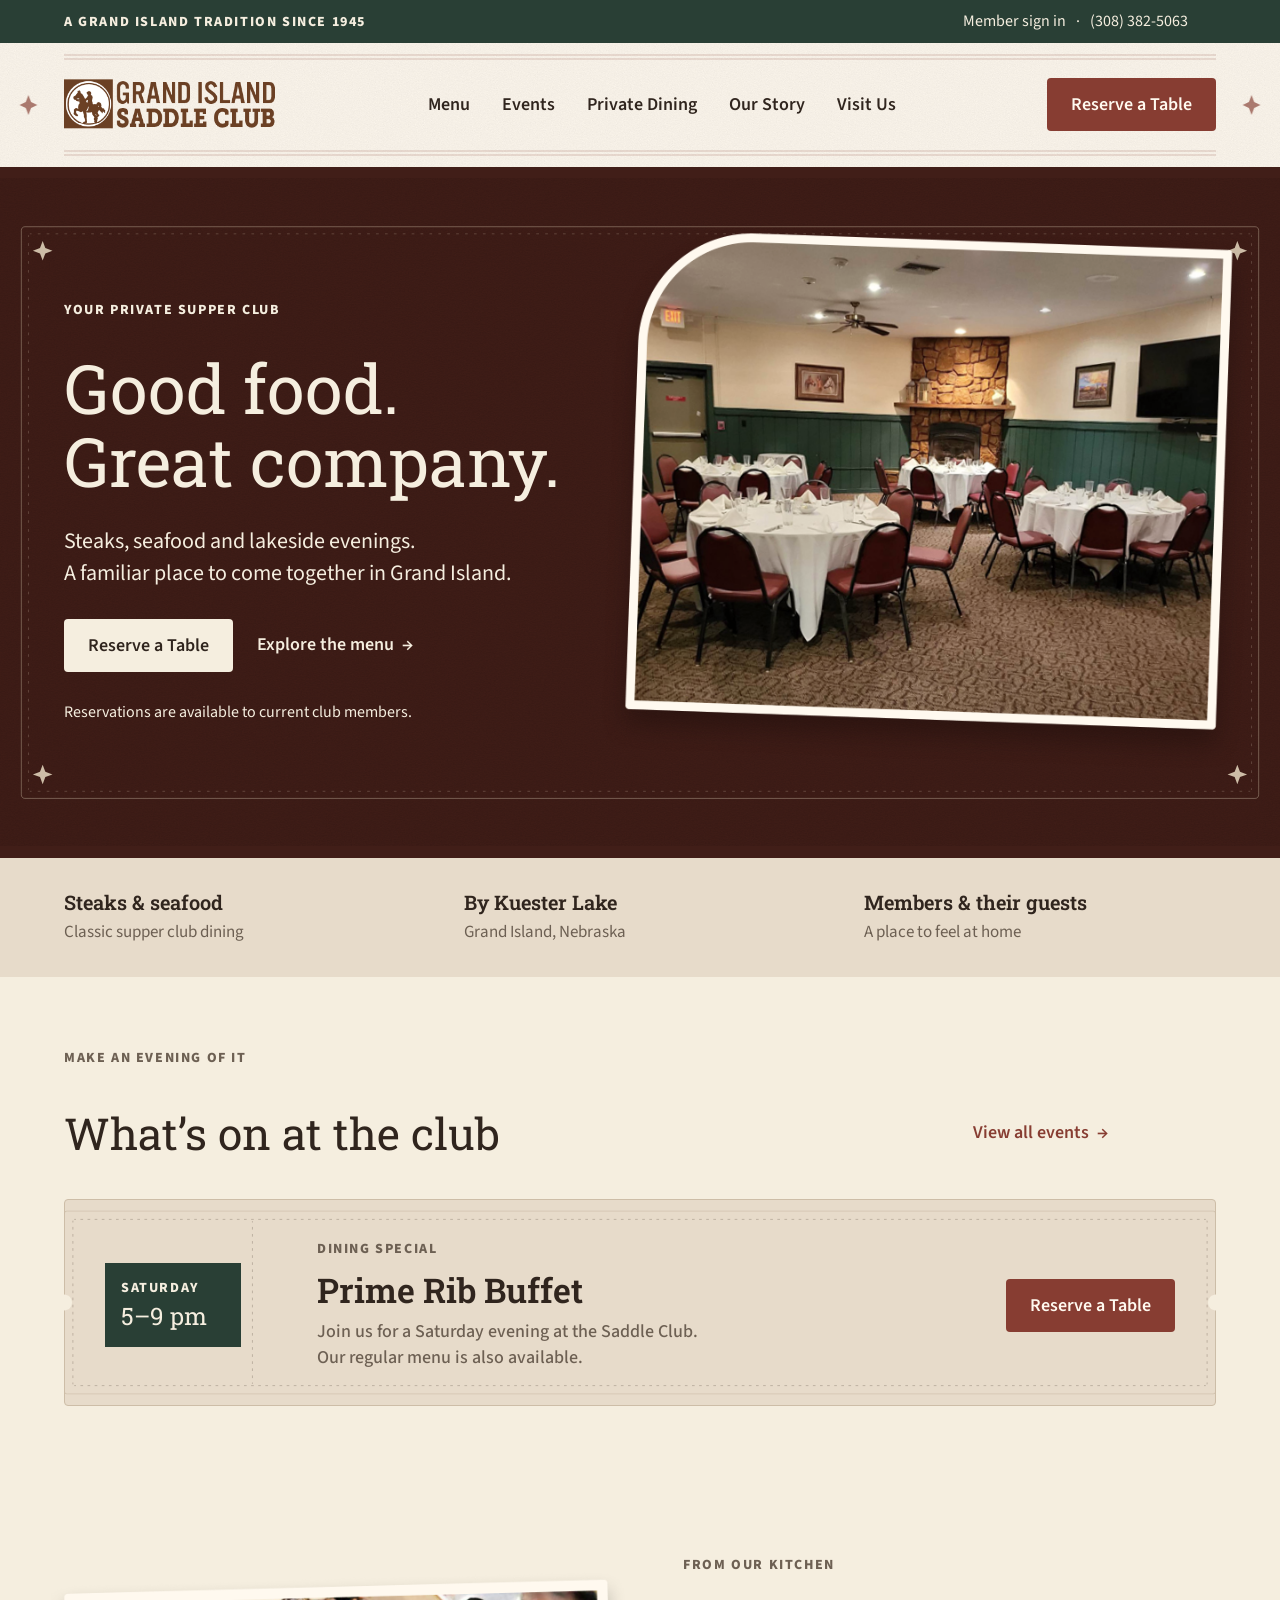
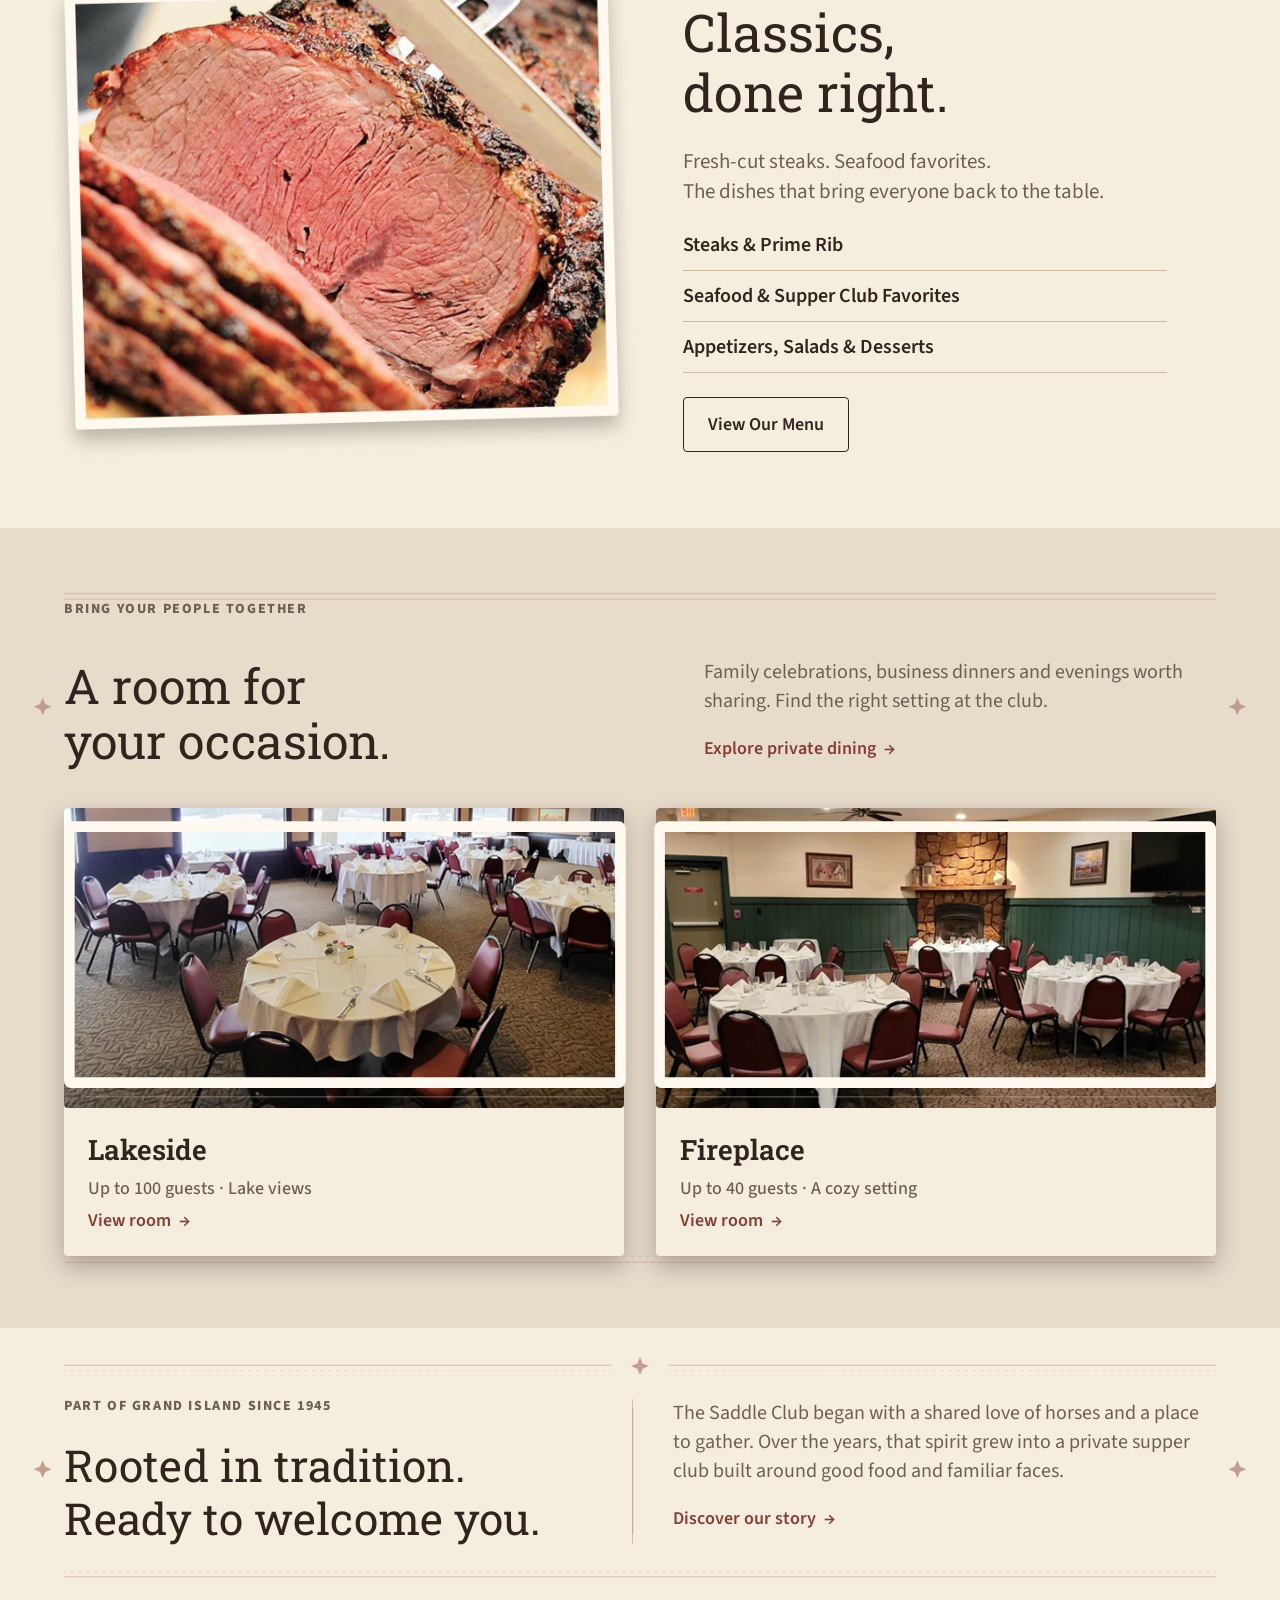
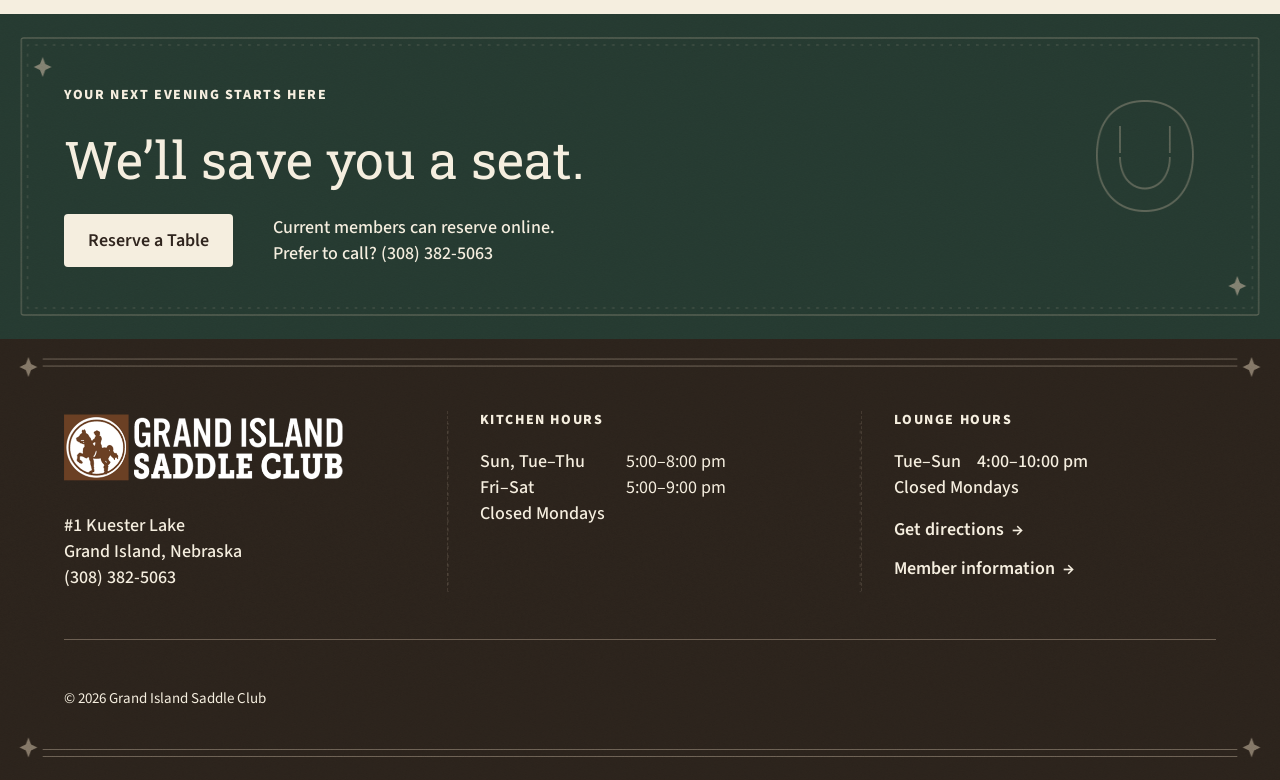
<file: index.html>
<!doctype html>
<html lang="en">
<head>
  <meta charset="UTF-8">
  <meta name="viewport" content="width=device-width, initial-scale=1">
  <meta name="description" content="Good food. Great company. Steaks, seafood and lakeside evenings at the Grand Island Saddle Club.">
  <meta name="theme-color" content="#293f35">
  <title>Grand Island Saddle Club — Good food. Great company.</title>
  <link rel="stylesheet" href="source-sans-3.css">
  <link rel="stylesheet" href="roboto-slab.css">
  <link rel="stylesheet" href="styles.css">
  <script src="script.js" defer></script>
</head>
<body>
  <a class="skip-link" href="#main">Skip to content</a>
  <div class="utility"><div class="container utility-inner">
    <span class="eyebrow">A Grand Island tradition since 1945</span>
    <div><button class="text-button" data-dialog="membership">Member sign in</button><span class="utility-dot">·</span><a href="tel:+13083825063">(308) 382-5063</a></div>
  </div></div>
  <header class="header" id="top"><div class="container header-inner">
    <a href="#top" class="brand" aria-label="Grand Island Saddle Club home"><img src="assets/logo.png" width="212" height="76" alt="Grand Island Saddle Club"></a>
    <nav aria-label="Main navigation"><a href="#menu">Menu</a><a href="#events">Events</a><a href="#private-dining">Private Dining</a><a href="#our-story">Our Story</a><a href="#visit">Visit Us</a></nav>
    <button class="button" data-dialog="reservation">Reserve a Table</button>
  </div></header>
  <main id="main">
    <section class="hero" aria-labelledby="hero-title"><div class="container hero-inner">
      <div class="hero-copy">
        <p class="eyebrow">Your private supper club</p>
        <h1 id="hero-title">Good food.<br>Great company.</h1>
        <p class="hero-description">Steaks, seafood and lakeside evenings.<br>A familiar place to come together in Grand Island.</p>
        <div class="actions"><button class="button button-light" data-dialog="reservation">Reserve a Table</button><a class="text-link" href="#menu">Explore the menu <span aria-hidden="true">→</span></a></div>
        <p class="hero-note">Reservations are available to current club members.</p>
      </div>
      <div class="hero-media"><img src="assets/hero-interior.png" width="746.167" height="622.32" alt="Welcoming dining room with tables set beside a stone fireplace"></div>
    </div></section>
    <section class="at-a-glance" aria-label="At a glance"><div class="container glance-grid">
      <div><h2>Steaks &amp; seafood</h2><p>Classic supper club dining</p></div>
      <div><h2>By Kuester Lake</h2><p>Grand Island, Nebraska</p></div>
      <div><h2>Members &amp; their guests</h2><p>A place to feel at home</p></div>
    </div></section>
    <section class="events" id="events" aria-labelledby="events-title"><div class="container">
      <p class="eyebrow muted">Make an evening of it</p>
      <div class="section-heading"><h2 id="events-title">What’s on at the club</h2><a class="text-link red" href="#dining-special">View all events <span aria-hidden="true">→</span></a></div>
      <article class="event-ticket" id="dining-special">
        <div class="event-date"><span class="eyebrow">Saturday</span><span class="event-time">5–9 pm</span></div>
        <div class="event-copy"><p class="eyebrow muted">Dining special</p><h3>Prime Rib Buffet</h3><p>Join us for a Saturday evening at the Saddle Club.<br>Our regular menu is also available.</p></div>
        <button class="button" data-dialog="reservation">Reserve a Table</button>
      </article>
    </div></section>
    <section class="menu-section" id="menu" aria-labelledby="menu-title"><div class="container menu-grid">
      <div class="food-photo"><img src="assets/prime-rib-photo.png" width="672.41" height="553.646" alt="Freshly carved prime rib with a richly browned crust" loading="lazy"></div>
      <div class="menu-copy"><p class="eyebrow muted">From our kitchen</p><h2 id="menu-title">Classics,<br>done right.</h2><p class="intro">Fresh-cut steaks. Seafood favorites.<br>The dishes that bring everyone back to the table.</p>
        <ul class="menu-categories"><li>Steaks &amp; Prime Rib</li><li>Seafood &amp; Supper Club Favorites</li><li>Appetizers, Salads &amp; Desserts</li></ul>
        <button class="button button-outline" data-dialog="menu">View Our Menu</button>
      </div>
    </div></section>
    <section class="private-dining" id="private-dining" aria-labelledby="dining-title"><div class="container">
      <p class="eyebrow muted">Bring your people together</p>
      <div class="dining-intro"><h2 id="dining-title">A room for<br>your occasion.</h2><div><p>Family celebrations, business dinners and evenings worth sharing. Find the right setting at the club.</p><button class="text-link red" data-dialog="private">Explore private dining <span aria-hidden="true">→</span></button></div></div>
      <div class="room-grid">
        <article class="room-card"><img class="room-photo" src="assets/lakeside.png" width="632" height="300" alt="Lakeside room with round tables and lake-facing windows" loading="lazy"><div class="room-copy"><h3>Lakeside</h3><p>Up to 100 guests · Lake views</p><button class="text-link red" data-dialog="lakeside">View room <span aria-hidden="true">→</span></button></div></article>
        <article class="room-card"><img class="room-photo" src="assets/fireplace.png" width="632" height="300" alt="Fireplace room with green paneled walls and a stone fireplace" loading="lazy"><div class="room-copy"><h3>Fireplace</h3><p>Up to 40 guests · A cozy setting</p><button class="text-link red" data-dialog="fireplace">View room <span aria-hidden="true">→</span></button></div></article>
      </div>
    </div></section>
    <section class="story" id="our-story" aria-labelledby="story-title"><div class="container story-grid">
      <div><p class="eyebrow muted">Part of Grand Island since 1945</p><h2 id="story-title">Rooted in tradition.<br>Ready to welcome you.</h2></div>
      <div class="story-copy"><p>The Saddle Club began with a shared love of horses and a place to gather. Over the years, that spirit grew into a private supper club built around good food and familiar faces.</p><button class="text-link red" data-dialog="story">Discover our story <span aria-hidden="true">→</span></button></div>
    </div></section>
    <section class="reservation" id="reservations" aria-labelledby="reservation-title"><div class="container">
      <p class="eyebrow">Your next evening starts here</p><h2 id="reservation-title">We’ll save you a seat.</h2>
      <div class="actions"><button class="button button-light" data-dialog="reservation">Reserve a Table</button><p>Current members can reserve online.<br>Prefer to call? <a href="tel:+13083825063">(308) 382-5063</a></p></div>
    </div></section>
  </main>
  <footer class="footer" id="visit"><div class="container">
    <div class="footer-grid">
      <div class="footer-contact"><a href="#top" aria-label="Back to top"><img src="assets/logo-footer.png" width="280" height="75" alt="Grand Island Saddle Club" loading="lazy"></a><address>#1 Kuester Lake<br>Grand Island, Nebraska<br><a href="tel:+13083825063">(308) 382-5063</a></address></div>
      <div class="kitchen-hours"><h2 class="eyebrow">Kitchen hours</h2><dl><div><dt>Sun, Tue–Thu</dt><dd>5:00–8:00 pm</dd></div><div><dt>Fri–Sat</dt><dd>5:00–9:00 pm</dd></div></dl><p>Closed Mondays</p></div>
      <div class="lounge-hours"><h2 class="eyebrow">Lounge hours</h2><p>Tue–Sun&nbsp;&nbsp;&nbsp; 4:00–10:00 pm<br>Closed Mondays</p><a class="text-link" href="https://www.google.com/maps/search/?api=1&amp;query=Grand+Island+Saddle+Club+Kuester+Lake+Nebraska" target="_blank" rel="noopener noreferrer">Get directions <span aria-hidden="true">→</span></a><button class="text-link" data-dialog="membership">Member information <span aria-hidden="true">→</span></button></div>
    </div>
    <p class="copyright">© 2026 Grand Island Saddle Club</p>
  </div></footer>
  <dialog id="detail-dialog" aria-labelledby="dialog-title"><div class="dialog-content"><button class="dialog-close" aria-label="Close dialog">×</button><div id="dialog-body"></div></div></dialog>
</body>
</html>
</file>
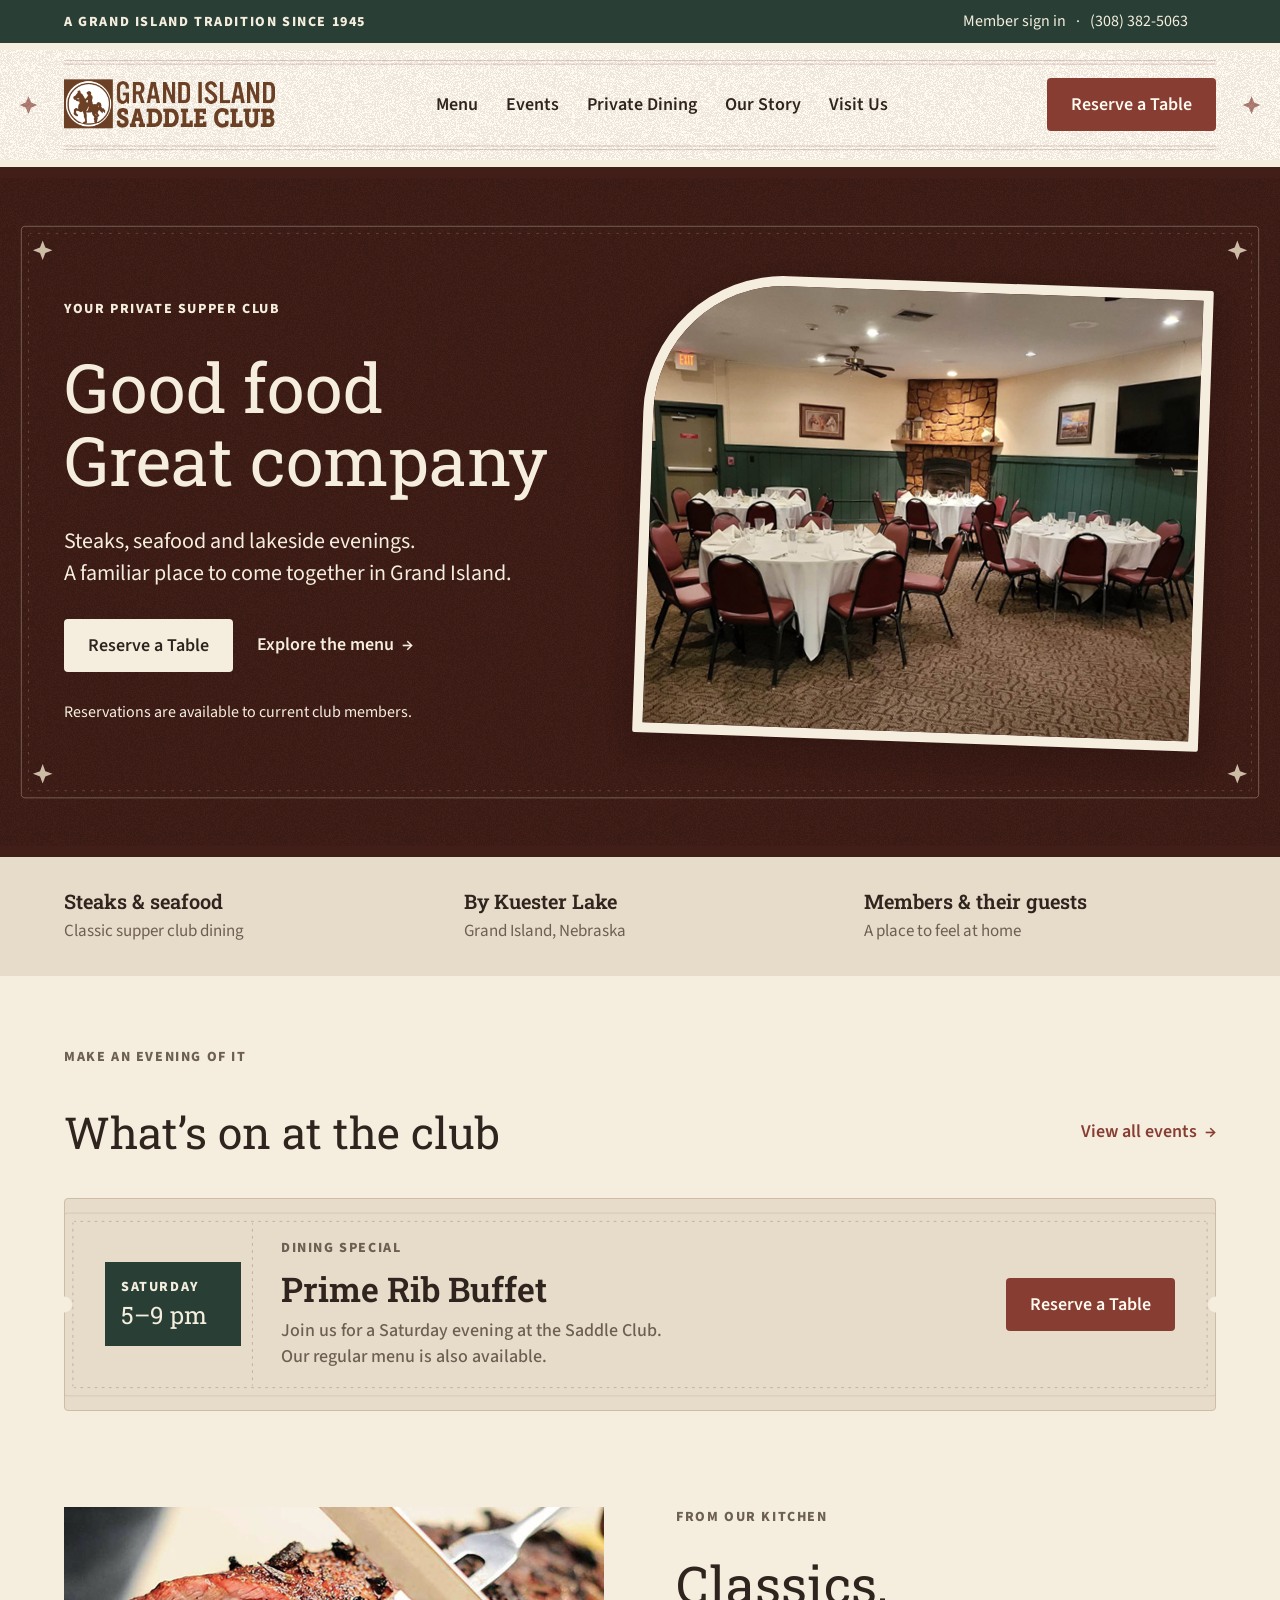
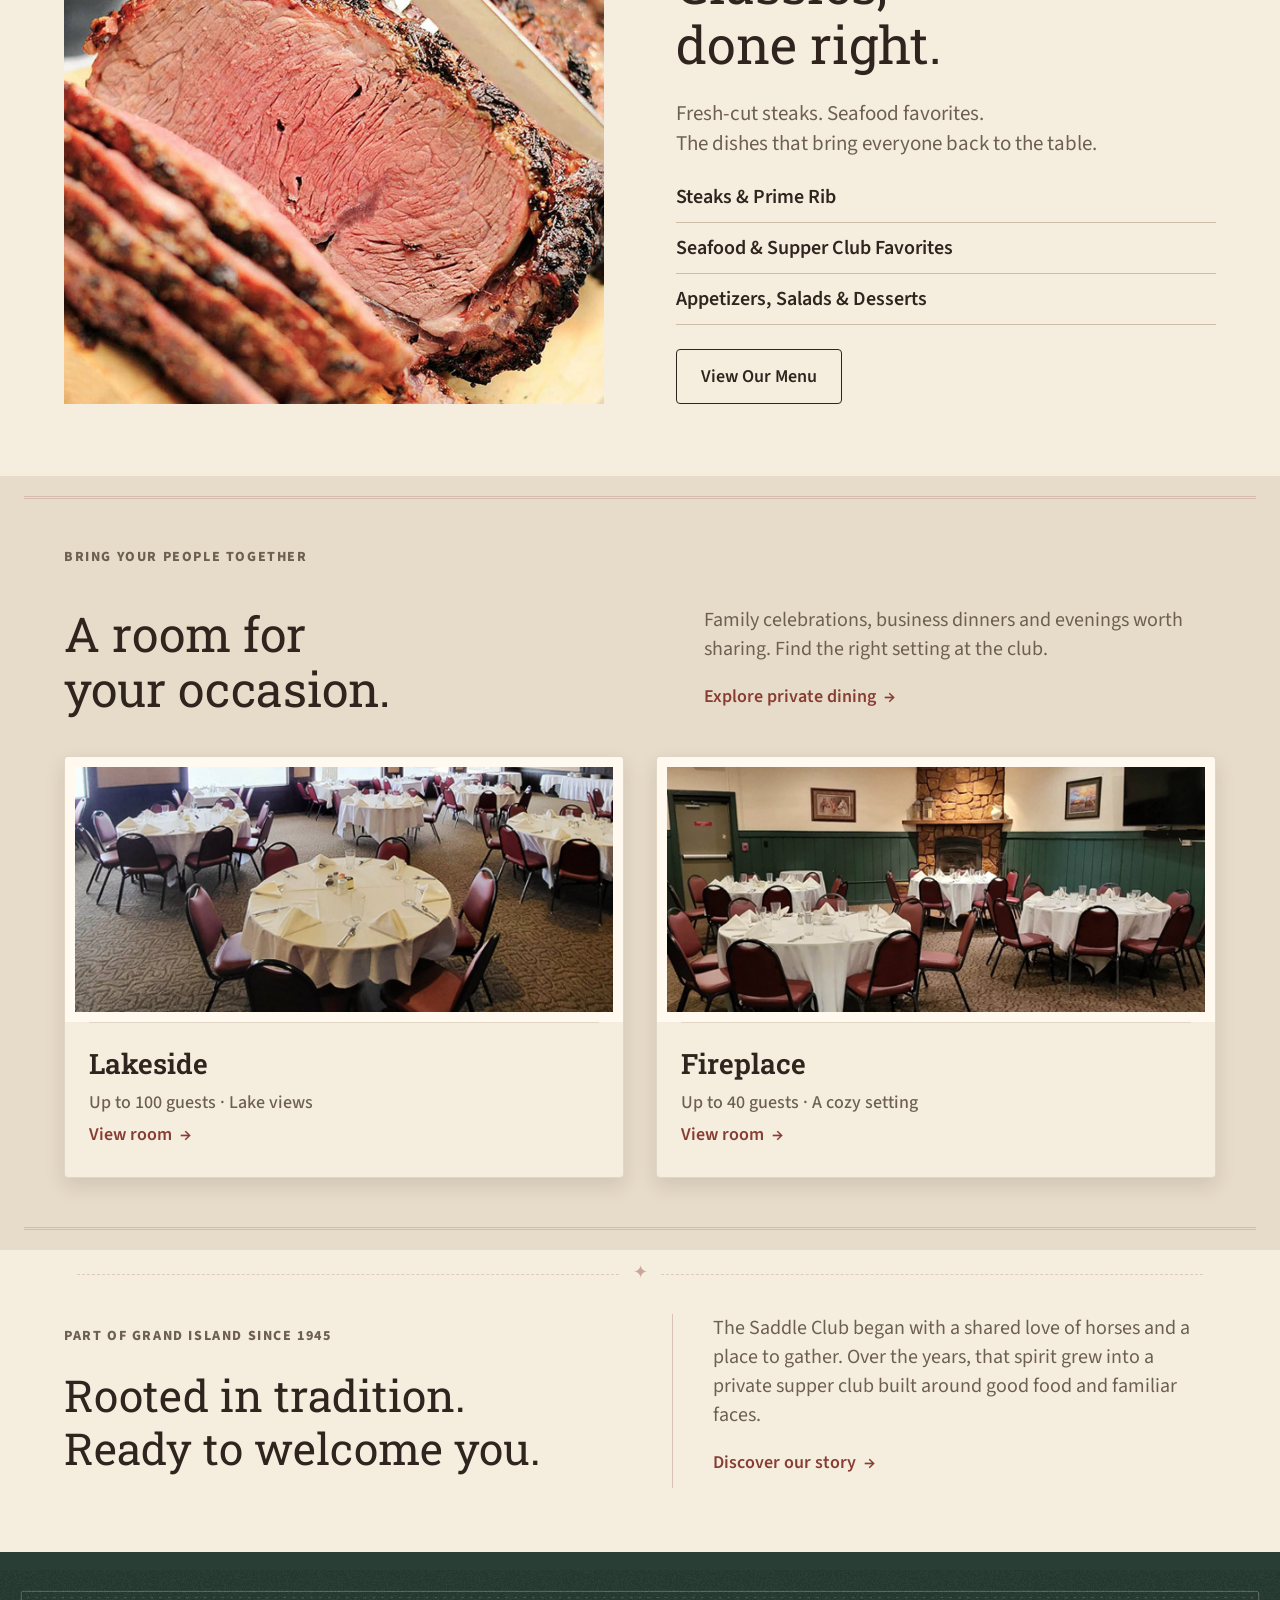
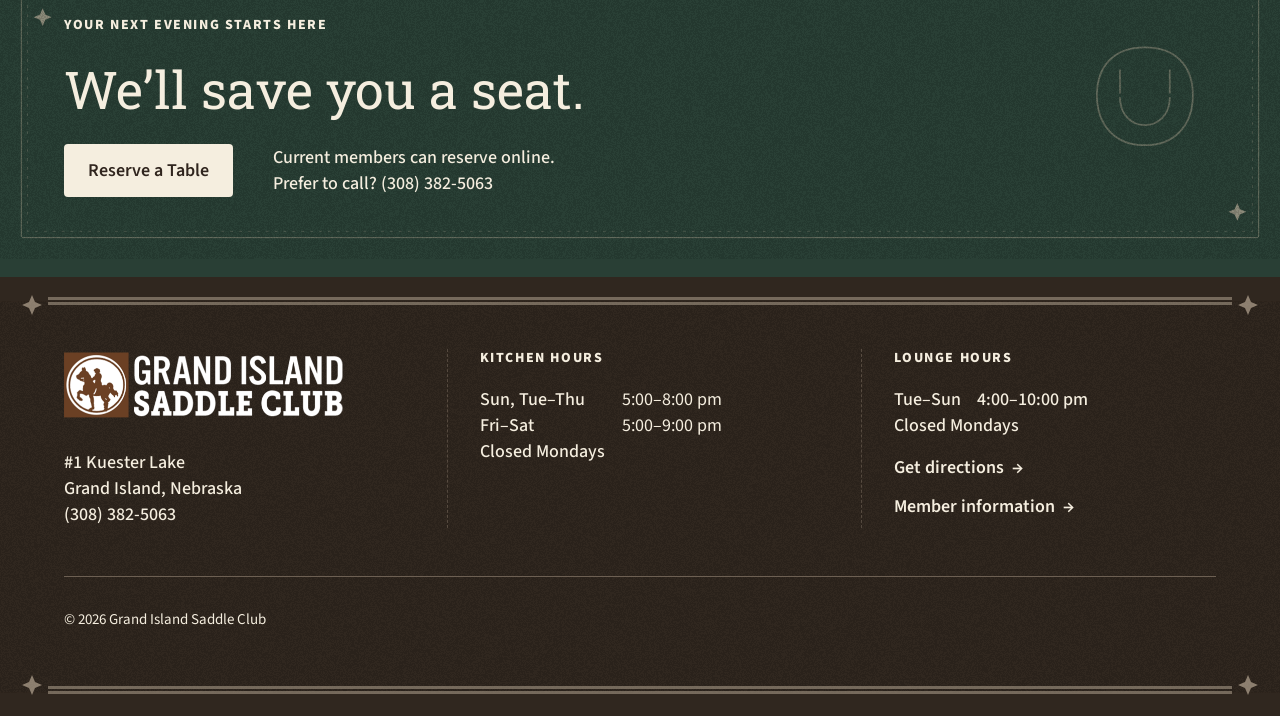
<file: grand-island-saddle-club/index.html>
<!doctype html>
<html lang="en">
<head>
  <meta charset="UTF-8">
  <meta name="viewport" content="width=device-width, initial-scale=1">
  <meta name="description" content="Good food. Great company. Steaks, seafood and lakeside evenings at the Grand Island Saddle Club.">
  <meta name="theme-color" content="#293f35">
  <title>Grand Island Saddle Club — Good food. Great company.</title>
  <link rel="stylesheet" href="source-sans-3.css">
  <link rel="stylesheet" href="roboto-slab.css">
  <link rel="stylesheet" href="styles.css">
  <script src="script.js" defer></script>
</head>
<body>
  <a class="skip-link" href="#main">Skip to content</a>
  <div class="utility"><div class="container utility-inner">
    <span class="eyebrow"><span class="desktop-location">A Grand Island tradition since 1945</span><span class="mobile-location">Grand Island, Nebraska</span></span>
    <div><button class="text-button" data-dialog="membership">Member sign in</button><span class="utility-dot">·</span><a href="tel:+13083825063">(308) 382-5063</a></div>
  </div></div>
  <header class="header" id="top"><div class="container header-inner">
    <a href="#top" class="brand" aria-label="Grand Island Saddle Club home"><img src="assets/logo.png" width="212" height="76" alt="Grand Island Saddle Club"></a>
    <button class="menu-toggle" aria-label="Open navigation" aria-expanded="false" aria-controls="main-navigation"><span></span><span></span><span></span></button>
    <nav id="main-navigation" aria-label="Main navigation"><a href="#menu">Menu</a><a href="#events">Events</a><a href="#private-dining">Private Dining</a><a href="#our-story">Our Story</a><a href="#visit">Visit Us</a></nav>
    <button class="button" data-dialog="reservation">Reserve a Table</button>
  </div></header>
  <main id="main">
    <section class="hero" aria-labelledby="hero-title"><div class="container hero-inner">
      <div class="hero-copy">
        <p class="eyebrow">Your private supper club</p>
        <h1 id="hero-title">Good food<br> Great company</h1>
        <p class="hero-description">Steaks, seafood and lakeside evenings.<br> A familiar place to come together in Grand Island.</p>
        <div class="actions"><button class="button button-light" data-dialog="reservation">Reserve a Table</button><a class="text-link" href="#menu">Explore the menu <span aria-hidden="true">→</span></a></div>
        <p class="hero-note">Reservations are available to current club members.</p>
      </div>
      <div class="hero-media"><img src="assets/fireplace.png" width="664" height="540" alt="Welcoming dining room with tables set beside a stone fireplace"></div>
    </div></section>
    <section class="at-a-glance" aria-label="At a glance"><div class="container glance-grid">
      <div><h2>Steaks &amp; seafood</h2><p>Classic supper club dining</p></div>
      <div><h2>By Kuester Lake</h2><p>Grand Island, Nebraska</p></div>
      <div><h2>Members &amp; their guests</h2><p>A place to feel at home</p></div>
    </div></section>
    <section class="events" id="events" aria-labelledby="events-title"><div class="container">
      <p class="eyebrow muted">Make an evening of it</p>
      <div class="section-heading"><h2 id="events-title">What’s on at the club</h2><a class="text-link red" href="#dining-special">View all events <span aria-hidden="true">→</span></a></div>
      <article class="event-ticket" id="dining-special">
        <div class="event-date"><span class="eyebrow">Saturday</span><span class="event-time">5–9 pm</span></div>
        <div class="event-copy"><p class="eyebrow muted">Dining special</p><h3>Prime Rib Buffet</h3><p>Join us for a Saturday evening at the Saddle Club.<br> Our regular menu is also available.</p></div>
        <button class="button" data-dialog="reservation">Reserve a Table</button>
      </article>
    </div></section>
    <section class="menu-section" id="menu" aria-labelledby="menu-title"><div class="container menu-grid">
      <div class="food-photo"><picture><source media="(max-width: 760px)" srcset="assets/prime-rib.png"><img src="assets/prime-rib-photo.png" width="672.41" height="553.646" alt="Freshly carved prime rib with a richly browned crust" loading="lazy"></picture></div>
      <div class="menu-copy"><p class="eyebrow muted">From our kitchen</p><h2 id="menu-title">Classics,<br>done right.</h2><p class="intro">Fresh-cut steaks. Seafood favorites.<br> The dishes that bring everyone back to the table.</p>
        <ul class="menu-categories"><li>Steaks &amp; Prime Rib</li><li>Seafood &amp; Supper Club Favorites</li><li>Appetizers, Salads &amp; Desserts</li></ul>
        <button class="button button-outline" data-dialog="menu">View Our Menu</button>
      </div>
    </div></section>
    <section class="private-dining" id="private-dining" aria-labelledby="dining-title"><div class="container">
      <p class="eyebrow muted">Bring your people together</p>
      <div class="dining-intro"><h2 id="dining-title">A room for<br>your occasion.</h2><div><p>Family celebrations, business dinners and evenings worth sharing. Find the right setting at the club.</p><button class="text-link red" data-dialog="private">Explore private dining <span aria-hidden="true">→</span></button></div></div>
      <div class="room-grid">
        <article class="room-card"><img class="room-photo" src="assets/lakeside.png" width="632" height="300" alt="Lakeside room with round tables and lake-facing windows" loading="lazy"><div class="room-copy"><h3>Lakeside</h3><p>Up to 100 guests · Lake views</p><button class="text-link red" data-dialog="lakeside">View room <span aria-hidden="true">→</span></button></div></article>
        <article class="room-card"><img class="room-photo" src="assets/fireplace.png" width="632" height="300" alt="Fireplace room with green paneled walls and a stone fireplace" loading="lazy"><div class="room-copy"><h3>Fireplace</h3><p>Up to 40 guests · A cozy setting</p><button class="text-link red" data-dialog="fireplace">View room <span aria-hidden="true">→</span></button></div></article>
      </div>
    </div></section>
    <section class="story" id="our-story" aria-labelledby="story-title"><div class="container story-grid">
      <div><p class="eyebrow muted">Part of Grand Island since 1945</p><h2 id="story-title">Rooted in tradition.<br> Ready to welcome you.</h2></div>
      <div class="story-copy"><p>The Saddle Club began with a shared love of horses and a place to gather. Over the years, that spirit grew into a private supper club built around good food and familiar faces.</p><button class="text-link red" data-dialog="story">Discover our story <span aria-hidden="true">→</span></button></div>
    </div></section>
    <section class="reservation" id="reservations" aria-labelledby="reservation-title"><div class="container">
      <p class="eyebrow">Your next evening starts here</p><h2 id="reservation-title">We’ll save you a seat.</h2>
      <div class="actions"><button class="button button-light" data-dialog="reservation">Reserve a Table</button><p>Current members can reserve online.<br> Prefer to call? <a href="tel:+13083825063">(308) 382-5063</a></p></div>
    </div></section>
  </main>
  <footer class="footer" id="visit"><div class="footer-ornaments" aria-hidden="true"><span></span><span></span><span></span><span></span></div><div class="container">
    <div class="footer-grid">
      <div class="footer-contact"><a href="#top" aria-label="Back to top"><img src="assets/logo-footer.png" width="280" height="75" alt="Grand Island Saddle Club" loading="lazy"></a><address>#1 Kuester Lake<br>Grand Island, Nebraska<br><a href="tel:+13083825063">(308) 382-5063</a></address></div>
      <div class="kitchen-hours"><h2 class="eyebrow">Kitchen hours</h2><dl><div><dt>Sun, Tue–Thu</dt><dd>5:00–8:00 pm</dd></div><div><dt>Fri–Sat</dt><dd>5:00–9:00 pm</dd></div></dl><p>Closed Mondays</p></div>
      <div class="lounge-hours"><h2 class="eyebrow">Lounge hours</h2><p>Tue–Sun&nbsp;&nbsp;&nbsp; 4:00–10:00 pm<br>Closed Mondays</p><a class="text-link" href="https://www.google.com/maps/search/?api=1&amp;query=Grand+Island+Saddle+Club+Kuester+Lake+Nebraska" target="_blank" rel="noopener noreferrer">Get directions <span aria-hidden="true">→</span></a><button class="text-link" data-dialog="membership">Member information <span aria-hidden="true">→</span></button></div>
    </div>
    <p class="copyright">© 2026 Grand Island Saddle Club</p>
  </div></footer>
  <dialog id="detail-dialog" aria-labelledby="dialog-title"><div class="dialog-content"><button class="dialog-close" aria-label="Close dialog">×</button><div id="dialog-body"></div></div></dialog>
</body>
</html>
</file>
<file: source-sans-3.css>
@font-face {
  font-family: 'Source Sans 3';
  font-style: normal;
  font-weight: 400;
  font-display: swap;
  src: url(assets/source-sans-3-400.ttf) format('truetype');
}
@font-face {
  font-family: 'Source Sans 3';
  font-style: normal;
  font-weight: 500;
  font-display: swap;
  src: url(assets/source-sans-3-500.ttf) format('truetype');
}
@font-face {
  font-family: 'Source Sans 3';
  font-style: normal;
  font-weight: 600;
  font-display: swap;
  src: url(assets/source-sans-3-600.ttf) format('truetype');
}
@font-face {
  font-family: 'Source Sans 3';
  font-style: normal;
  font-weight: 800;
  font-display: swap;
  src: url(assets/source-sans-3-800.ttf) format('truetype');
}
</file>
<file: roboto-slab.css>
@font-face {
  font-family: 'Roboto Slab';
  font-style: normal;
  font-weight: 400;
  font-display: swap;
  src: url(assets/roboto-slab-400.ttf) format('truetype');
}
@font-face {
  font-family: 'Roboto Slab';
  font-style: normal;
  font-weight: 600;
  font-display: swap;
  src: url(assets/roboto-slab-600.ttf) format('truetype');
}
</file>
<file: styles.css>
:root{--cream:#f5eedf;--paper:#fff9ef;--sand:#e7dbca;--ink:#30251e;--muted:#6d6053;--green:#293f35;--burgundy:#411e18;--red:#873d32;--line:#cdbda7;--body:"Source Sans 3",Arial,sans-serif;--heading:"Roboto Slab",Georgia,serif}
*{box-sizing:border-box}html{scroll-behavior:smooth;scroll-padding-top:24px}body{margin:0;background:var(--cream);color:var(--ink);font:18px/1.45 var(--body);-webkit-font-smoothing:antialiased}h1,h2,h3,p,figure,ul,dl,dd{margin:0}h1,h2,h3{font-family:var(--heading);font-weight:400}a{color:inherit;text-decoration:none}button{font:inherit;color:inherit;cursor:pointer}button,a{-webkit-tap-highlight-color:transparent}button{border:0}img{display:block;max-width:100%;height:auto}button:focus-visible,a:focus-visible{outline:3px solid #b98750;outline-offset:6px}a:hover{text-decoration:underline;text-underline-offset:5px}.container{width:90%;max-width:1440px;margin-inline:auto}.eyebrow{font:800 14px/18px var(--body);letter-spacing:1.6px;text-transform:uppercase}.muted{color:var(--muted)}.red{color:var(--red)}.text-button{background:none;padding:0}.text-link{display:inline-flex;gap:8px;align-items:center;background:none;padding:0;font-size:18px;line-height:26px;font-weight:600;text-align:left}.text-link:hover{text-decoration:underline;text-underline-offset:5px}.button{display:inline-flex;align-items:center;justify-content:center;min-height:53px;padding:12px 24px;background:var(--red);border:0;border-radius:4px;color:var(--paper);font-size:18px;line-height:27px;font-weight:600;white-space:nowrap;transition:background .15s,transform .15s}.button:hover{background:#713229;transform:translateY(-1px);text-decoration:none}.button-light{background:var(--cream);color:var(--ink)}.button-light:hover{background:#fff9ef}.button-outline{background:transparent;border:1px solid var(--ink);color:var(--ink);min-height:55px}.button-outline:hover{background:var(--sand)}.actions{display:flex;align-items:center;gap:24px}.skip-link{position:fixed;top:12px;left:12px;z-index:20;background:var(--paper);width:1px;height:1px;overflow:hidden;clip-path:inset(50%)}.skip-link:focus{width:auto;height:auto;padding:12px;clip-path:none}
.utility{height:43px;background:var(--green);color:var(--cream)}.utility-inner{height:100%;display:flex;align-items:center;justify-content:space-between}.utility-inner>div{font-size:16px;line-height:23px;padding-right:28px}.utility-dot{margin:0 10px}.header{height:123.799px;background:var(--cream) url('assets/header-paper.png') center/100% 100% no-repeat}.header-inner{height:100%;display:flex;align-items:center;justify-content:space-between;gap:30px}.brand{width:212px;flex-shrink:0}.header nav{display:flex;gap:32px;font-weight:600;margin-left:auto;margin-right:auto;padding-left:0}.header .button{flex-shrink:0}
.hero{height:690.844px;background-color:var(--burgundy);background-image:url('assets/hero-ornaments.svg'),url('assets/hero-paper.png');background-size:100% 100%,100% calc(100% - 22.844px);background-position:center;background-repeat:no-repeat;color:var(--cream);overflow:hidden}.hero-inner{display:grid;grid-template-columns:1fr 1fr;height:100%;align-items:center}.hero-copy{position:relative;z-index:1}.hero h1{font-size:68px;line-height:73px;margin-top:32px;margin-bottom:28px;letter-spacing:0}.hero-description{font-size:22px;line-height:32px}.hero .actions{margin-top:30px}.hero-note{margin-top:28px;font-size:16px;line-height:24px}.hero-media{position:relative;width:100%;height:100%}.hero-media img{position:absolute;max-width:none;width:115.1492%;left:-7.3863%;top:7.8726%;height:auto}
.at-a-glance{height:119px;background:var(--sand)}.glance-grid{height:100%;display:grid;grid-template-columns:repeat(3,1fr);gap:48px;align-items:center}.glance-grid h2{font-size:20px;line-height:27px;font-weight:600;margin-bottom:4px}.glance-grid p{font-size:17px;line-height:25px;color:var(--muted)}
.events{height:502px;padding-top:72px}.section-heading{display:flex;align-items:center;justify-content:space-between;margin-top:40px;margin-bottom:40px}.section-heading h2{font-size:44px;line-height:52px}.section-heading .text-link{margin-right:108px}.event-ticket{position:relative;display:grid;grid-template-columns:172px 1fr auto;column-gap:40px;align-items:center;height:207px;padding:40px;background:var(--sand);border:1px solid var(--line);border-radius:4px;isolation:isolate}.event-ticket::after{content:"";position:absolute;inset:-1px;background:url('assets/ticket-detail.svg') center/100% 100% no-repeat;z-index:-1;pointer-events:none}.event-date{display:flex;flex-direction:column;width:136px;background:var(--green);color:var(--cream);padding:16px;gap:4px}.event-time{font:400 24px/30px var(--heading)}.event-copy h3{font-size:34px;line-height:43px;font-weight:600;margin-top:10px;margin-bottom:8px}.event-copy>p:last-child{color:var(--muted);font-size:18px;line-height:26px;font-weight:500}
.menu-section{height:649.852px}.menu-grid{height:100%;display:grid;grid-template-columns:47.222222% 1fr;gap:6.52909%;align-items:center}.food-photo{position:relative;transform:translateY(12px)}.food-photo img{width:109.871%;max-width:none;margin-left:-3.904%;height:auto}.menu-copy{padding-right:49px}.menu-copy h2{font-size:52px;line-height:60px;margin-top:28px;margin-bottom:24px}.intro{color:var(--muted);font-size:21px;line-height:30px}.menu-categories{list-style:none;padding:0;margin-top:14px;margin-bottom:24px}.menu-categories li{font-size:20px;line-height:28px;font-weight:600;padding:11px 0;border-bottom:1px solid var(--line)}
.private-dining{height:800px;padding-top:72px;background:var(--sand);position:relative;isolation:isolate}.private-dining::after{content:"";position:absolute;inset:0;background:url('assets/private-dining-detail.svg') center/100% 100% no-repeat;pointer-events:none;z-index:2}.dining-intro{display:grid;grid-template-columns:1fr 512px;gap:72px;align-items:start;margin-top:40px;margin-bottom:40px}.dining-intro h2{font-size:48px;line-height:55px}.dining-intro p{font-size:20px;line-height:29px;color:var(--muted);margin-bottom:20px}.room-grid{display:grid;grid-template-columns:1fr 1fr;gap:32px}.room-card{border-radius:4px;background:var(--cream);box-shadow:0 10px 24px #0004;overflow:hidden}.room-photo{width:100%;height:300px;object-fit:cover;object-position:center;border-radius:4px}.room-copy{height:148px;padding:24px}.room-copy h3{font-size:28px;line-height:36px;font-weight:600;margin-bottom:8px}.room-copy p{font-size:18px;line-height:26px;font-weight:500;color:var(--muted);margin-bottom:6px}
.story{height:286px;background:url('assets/heritage-detail.svg') center/100% 100% no-repeat}.story-grid{height:100%;display:grid;grid-template-columns:1fr 1fr;gap:64px;align-items:center}.story h2{font-size:44px;line-height:53px;margin-top:24px}.story-copy{border-left:1px solid #873d3240;padding-left:40px;margin-left:-40px;padding-bottom:12px}.story-copy p{font-size:20px;line-height:29px;color:var(--muted);margin-bottom:20px}
.reservation{height:325px;padding-top:72px;color:var(--cream);background:var(--green) url('assets/reservation-paper.png') center/100% 100% no-repeat}.reservation h2{font-size:52px;line-height:62px;margin-top:24px;margin-bottom:24px}.reservation .actions{gap:40px}.reservation .actions p{font-size:18px;line-height:26px;font-weight:500}
.footer{height:440.269px;padding-top:72px;background:#30271f url('assets/footer-paper.png') center/100% 100% no-repeat;color:var(--cream)}.footer-grid{display:grid;grid-template-columns:1fr 1fr .92fr;gap:64px}.footer-contact img{width:280px;height:auto;margin-bottom:26px}.footer address{font-size:18px;line-height:26px;font-style:normal;font-weight:500}.footer .eyebrow{margin-bottom:20px}.footer dl{font-weight:500;font-size:18px;line-height:26px}.footer dl>div{display:flex;gap:16px}.footer dt{min-width:130px}.footer dd{font-weight:400}.footer-grid>div:not(:first-child){border-left:1px dashed #6d605360;padding-left:32px;margin-left:-32px}.footer p{font-size:18px;line-height:26px;font-weight:500}.lounge-hours .text-link{display:flex;width:max-content;margin-top:16px}.lounge-hours .text-link+.text-link{margin-top:13px}.footer .copyright{border-top:1px solid var(--muted);margin-top:48px;padding-top:48px;font-size:15px;line-height:22px;font-weight:400}
dialog{width:min(620px,calc(100% - 40px));max-height:85vh;padding:0;color:var(--ink);background:var(--cream);border:1px solid var(--line);border-radius:8px;box-shadow:0 20px 80px #0006}dialog::backdrop{background:#20140ece;backdrop-filter:blur(4px)}.dialog-content{padding:48px;position:relative}.dialog-close{position:absolute;right:14px;top:8px;background:none;font-size:32px;line-height:40px;width:40px;height:40px}.dialog-content h2{font-size:36px;line-height:1.2;margin:12px 0 24px}.dialog-content p{margin:16px 0;color:var(--muted)}.dialog-content .button{margin-top:12px}.dialog-content img{width:100%;margin:20px 0;border:8px solid var(--paper);border-radius:4px}.dialog-content .menu-categories{margin:20px 0}.dialog-content .eyebrow{margin:0}
@media(min-width:1600px){.hero-media img{width:110%;left:-3%}.header nav{padding-left:0}}
@media(max-width:1240px){.header nav{gap:22px;padding-left:0}.brand{width:190px}.header-inner{gap:22px}.hero h1{font-size:58px;line-height:1.1}.hero-description{font-size:20px}.hero-copy{max-width:96%}.hero-note{font-size:15px}.event-ticket{column-gap:24px;padding:32px;grid-template-columns:156px 1fr auto}.event-copy h3{font-size:30px}.menu-grid{gap:48px}.menu-copy{padding-right:0}.dining-intro{grid-template-columns:1fr 44%}.story h2{font-size:38px}.footer-grid{gap:40px}.footer dl>div{gap:8px}.footer dt{min-width:112px}}
@media(max-width:1000px){.header nav{gap:16px;font-size:16px}.brand{width:170px}.header .button{font-size:16px;padding-inline:18px}.hero{height:640px}.hero h1{font-size:48px;line-height:1.1}.hero-description{font-size:18px;line-height:28px}.hero .actions{flex-wrap:wrap;gap:18px}.hero-note{max-width:320px}.hero-media img{top:15%}.glance-grid{gap:24px}.glance-grid h2{font-size:18px}.events{height:auto;padding-bottom:72px}.section-heading .text-link{margin-right:0}.event-ticket{height:auto;grid-template-columns:136px 1fr;gap:24px}.event-ticket>.button{grid-column:2;justify-self:start}.event-ticket::after{background-size:100% 100%}.menu-section{height:auto;padding:48px 0 72px}.menu-copy h2{font-size:44px;line-height:1.15}.intro{font-size:19px}.private-dining{height:auto;padding-bottom:72px}.private-dining::after{background-size:100% 100%}.dining-intro h2{font-size:42px;line-height:1.15}.room-photo{height:250px}.story{height:auto;padding-block:64px}.story h2{font-size:32px;line-height:1.2}.story-copy p{font-size:18px}.footer{height:auto;min-height:440px;padding-bottom:64px}.footer-contact img{width:230px}.footer-grid{gap:28px}.footer dl>div{display:block}.footer-grid>div:not(:first-child){padding-left:20px;margin-left:0}.footer .copyright{margin-top:36px;padding-top:32px}}
@media(max-width:760px){.utility-inner>.eyebrow{font-size:10px;letter-spacing:1px}.utility-inner>div{font-size:12px;padding:0}.utility-dot{margin-inline:5px}.header{height:auto;min-height:140px}.header-inner{flex-wrap:wrap;padding-block:18px;gap:16px}.header nav{order:3;width:100%;justify-content:space-between;font-size:14px;gap:8px}.header .button{font-size:14px;min-height:44px;padding:8px 14px}.hero{height:auto;min-height:0}.hero-inner{grid-template-columns:1fr;padding:64px 0 24px}.hero-copy{max-width:none}.hero h1{font-size:46px;line-height:1.1;margin-top:24px}.hero-description br{display:none}.hero-description{max-width:440px}.hero-note{max-width:none}.hero-media{height:auto;aspect-ratio:746.167/622.32;margin-top:24px}.hero-media img{position:static;width:100%;height:auto}.at-a-glance{height:auto;padding:28px 0}.glance-grid{grid-template-columns:1fr;gap:20px}.events{padding-top:56px;padding-bottom:32px}.section-heading{display:block;margin-block:24px}.section-heading h2{font-size:34px;line-height:1.2;margin-bottom:16px}.event-ticket{padding:28px;grid-template-columns:1fr;gap:24px}.event-ticket>.button{grid-column:auto}.event-ticket::after{background-image:none;border:1px dashed var(--line);inset:8px}.event-copy h3{font-size:30px}.event-copy br{display:none}.menu-grid{grid-template-columns:1fr;gap:24px}.food-photo img{width:100%;margin-left:0}.menu-copy h2{font-size:42px}.menu-section{padding:32px 0 56px}.menu-copy .intro br{display:none}.private-dining{padding-top:56px;padding-bottom:56px}.dining-intro{grid-template-columns:1fr;gap:24px;margin-top:28px;margin-bottom:32px}.dining-intro h2{font-size:40px}.room-grid{grid-template-columns:1fr;gap:32px}.room-photo{height:auto;aspect-ratio:632/300}.private-dining::after{display:none}.story-grid{grid-template-columns:1fr;gap:28px}.story h2{font-size:32px;line-height:1.25}.story-copy{border:0;margin:0;padding:0}.story{padding-block:56px}.reservation{height:auto;min-height:325px;padding-block:56px}.reservation h2{font-size:40px;line-height:1.2;max-width:80%}.reservation .actions{flex-wrap:wrap;gap:20px}.footer{padding-top:56px}.footer-grid{grid-template-columns:1fr;gap:32px}.footer-grid>div:not(:first-child){padding:0;margin:0;border:0}.footer dl>div{display:flex}.footer .copyright{padding-top:28px}.dialog-content{padding:40px 24px}.dialog-content h2{font-size:30px}}
@media(prefers-reduced-motion:reduce){html{scroll-behavior:auto}*,*::before,*::after{transition:none!important}}
</file>
<file: grand-island-saddle-club/source-sans-3.css>
@font-face {
  font-family: 'Source Sans 3';
  font-style: normal;
  font-weight: 400;
  font-display: swap;
  src: url(assets/source-sans-3-400.ttf) format('truetype');
}
@font-face {
  font-family: 'Source Sans 3';
  font-style: normal;
  font-weight: 500;
  font-display: swap;
  src: url(assets/source-sans-3-500.ttf) format('truetype');
}
@font-face {
  font-family: 'Source Sans 3';
  font-style: normal;
  font-weight: 600;
  font-display: swap;
  src: url(assets/source-sans-3-600.ttf) format('truetype');
}
@font-face {
  font-family: 'Source Sans 3';
  font-style: normal;
  font-weight: 800;
  font-display: swap;
  src: url(assets/source-sans-3-800.ttf) format('truetype');
}
</file>
<file: grand-island-saddle-club/roboto-slab.css>
@font-face {
  font-family: 'Roboto Slab';
  font-style: normal;
  font-weight: 400;
  font-display: swap;
  src: url(assets/roboto-slab-400.ttf) format('truetype');
}
@font-face {
  font-family: 'Roboto Slab';
  font-style: normal;
  font-weight: 600;
  font-display: swap;
  src: url(assets/roboto-slab-600.ttf) format('truetype');
}
</file>
<file: grand-island-saddle-club/styles.css>
:root{--cream:#f5eedf;--paper:#fff9ef;--sand:#e7dbca;--ink:#30251e;--muted:#6d6053;--green:#293f35;--burgundy:#411e18;--red:#873d32;--line:#cdbda7;--body:"Source Sans 3",Arial,sans-serif;--heading:"Roboto Slab",Georgia,serif}
*{box-sizing:border-box}html{scroll-behavior:smooth;scroll-padding-top:24px}body{margin:0;background:var(--cream);color:var(--ink);font:18px/1.45 var(--body);-webkit-font-smoothing:antialiased}h1,h2,h3,p,figure,ul,dl,dd{margin:0}h1,h2,h3{font-family:var(--heading);font-weight:400}a{color:inherit;text-decoration:none}button{font:inherit;color:inherit;cursor:pointer}button,a{-webkit-tap-highlight-color:transparent}button{border:0}img{display:block;max-width:100%;height:auto}button:focus-visible,a:focus-visible{outline:3px solid #b98750;outline-offset:6px}a:hover{text-decoration:underline;text-underline-offset:5px}.container{width:90%;max-width:1440px;margin-inline:auto}.eyebrow{font:800 14px/18px var(--body);letter-spacing:1.6px;text-transform:uppercase}.muted{color:var(--muted)}.red{color:var(--red)}.text-button{background:none;padding:0}.text-link{display:inline-flex;gap:8px;align-items:center;background:none;padding:0;font-size:18px;line-height:26px;font-weight:600;text-align:left}.text-link:hover{text-decoration:underline;text-underline-offset:5px}.button{display:inline-flex;align-items:center;justify-content:center;min-height:53px;padding:12px 24px;background:var(--red);border:0;border-radius:4px;color:var(--paper);font-size:18px;line-height:27px;font-weight:600;white-space:nowrap;transition:background .15s,transform .15s}.button:hover{background:#713229;transform:translateY(-1px);text-decoration:none}.button-light{background:var(--cream);color:var(--ink)}.button-light:hover{background:#fff9ef}.button-outline{background:transparent;border:1px solid var(--ink);color:var(--ink);min-height:55px}.button-outline:hover{background:var(--sand)}.actions{display:flex;align-items:center;gap:24px}.skip-link{position:fixed;top:12px;left:12px;z-index:20;background:var(--paper);width:1px;height:1px;overflow:hidden;clip-path:inset(50%)}.skip-link:focus{width:auto;height:auto;padding:12px;clip-path:none}
.utility{height:43px;background:var(--green);color:var(--cream)}.utility-inner{height:100%;display:flex;align-items:center;justify-content:space-between}.utility-inner>div{font-size:16px;line-height:23px;padding-right:28px}.utility-dot{margin:0 10px}.header{height:123.799px;background:var(--cream) url('assets/header-paper.svg') center/100% 100% no-repeat}.header-inner{height:100%;display:flex;align-items:center;justify-content:space-between;gap:30px}.brand{width:212px;flex-shrink:0}.header nav{display:flex;gap:32px;font-weight:600;margin-left:auto;margin-right:auto;padding-left:0}.header .button{flex-shrink:0}
.hero{height:690.844px;background-color:var(--burgundy);background-image:url('assets/hero-ornaments.svg'),url('assets/hero-paper.svg');background-size:100% 100%,100% calc(100% - 22.844px);background-position:center;background-repeat:no-repeat;color:var(--cream);overflow:hidden}.hero-inner{display:grid;grid-template-columns:1fr 1fr;height:100%;align-items:center}.hero-copy{position:relative;z-index:1}.hero h1{font-size:68px;line-height:73px;margin-top:32px;margin-bottom:28px;letter-spacing:0}.hero-description{font-size:22px;line-height:32px}.hero .actions{margin-top:30px}.hero-note{margin-top:28px;font-size:16px;line-height:24px}.hero-media{position:relative;width:100%;height:100%}.hero-media img{position:absolute;max-width:none;width:115.1492%;left:-7.3863%;top:7.8726%;height:auto}
.at-a-glance{height:119px;background:var(--sand)}.glance-grid{height:100%;display:grid;grid-template-columns:repeat(3,1fr);gap:48px;align-items:center}.glance-grid h2{font-size:20px;line-height:27px;font-weight:600;margin-bottom:4px}.glance-grid p{font-size:17px;line-height:25px;color:var(--muted)}
.events{height:502px;padding-top:72px}.section-heading{display:flex;align-items:center;justify-content:space-between;margin-top:40px;margin-bottom:40px}.section-heading h2{font-size:44px;line-height:52px}.section-heading .text-link{margin-right:108px}.event-ticket{position:relative;display:grid;grid-template-columns:172px 1fr auto;column-gap:40px;align-items:center;height:207px;padding:40px;background:var(--sand);border:1px solid var(--line);border-radius:4px;isolation:isolate}.event-ticket::after{content:"";position:absolute;inset:-1px;background:url('assets/ticket-detail.svg') center/100% 100% no-repeat;z-index:-1;pointer-events:none}.event-date{display:flex;flex-direction:column;width:136px;background:var(--green);color:var(--cream);padding:16px;gap:4px}.event-time{font:400 24px/30px var(--heading)}.event-copy h3{font-size:34px;line-height:43px;font-weight:600;margin-top:10px;margin-bottom:8px}.event-copy>p:last-child{color:var(--muted);font-size:18px;line-height:26px;font-weight:500}
.menu-section{height:649.852px}.menu-grid{height:100%;display:grid;grid-template-columns:47.222222% 1fr;gap:6.52909%;align-items:center}.food-photo{position:relative;transform:translateY(12px)}.food-photo img{width:109.871%;max-width:none;margin-left:-3.904%;height:auto}.menu-copy{padding-right:49px}.menu-copy h2{font-size:52px;line-height:60px;margin-top:28px;margin-bottom:24px}.intro{color:var(--muted);font-size:21px;line-height:30px}.menu-categories{list-style:none;padding:0;margin-top:14px;margin-bottom:24px}.menu-categories li{font-size:20px;line-height:28px;font-weight:600;padding:11px 0;border-bottom:1px solid var(--line)}
.private-dining{height:800px;padding-top:72px;background:var(--sand);position:relative;isolation:isolate}.private-dining::after{content:"";position:absolute;inset:0;background:url('assets/private-dining-detail.svg') center/100% 100% no-repeat;pointer-events:none;z-index:2}.dining-intro{display:grid;grid-template-columns:1fr 512px;gap:72px;align-items:start;margin-top:40px;margin-bottom:40px}.dining-intro h2{font-size:48px;line-height:55px}.dining-intro p{font-size:20px;line-height:29px;color:var(--muted);margin-bottom:20px}.room-grid{display:grid;grid-template-columns:1fr 1fr;gap:32px}.room-card{border-radius:4px;background:var(--cream);box-shadow:0 10px 24px #0004;overflow:hidden}.room-photo{width:100%;height:300px;object-fit:cover;object-position:center;border-radius:4px}.room-copy{height:148px;padding:24px}.room-copy h3{font-size:28px;line-height:36px;font-weight:600;margin-bottom:8px}.room-copy p{font-size:18px;line-height:26px;font-weight:500;color:var(--muted);margin-bottom:6px}
.story{height:286px;background:url('assets/heritage-detail.svg') center/100% 100% no-repeat}.story-grid{height:100%;display:grid;grid-template-columns:1fr 1fr;gap:64px;align-items:center}.story h2{font-size:44px;line-height:53px;margin-top:24px}.story-copy{border-left:1px solid #873d3240;padding-left:40px;margin-left:-40px;padding-bottom:12px}.story-copy p{font-size:20px;line-height:29px;color:var(--muted);margin-bottom:20px}
.reservation{height:325px;padding-top:72px;color:var(--cream);background:var(--green) url('assets/reservation-paper.svg') center/100% 100% no-repeat}.reservation h2{font-size:52px;line-height:62px;margin-top:24px;margin-bottom:24px}.reservation .actions{gap:40px}.reservation .actions p{font-size:18px;line-height:26px;font-weight:500}
.footer{height:440.269px;padding-top:72px;background:#30271f url('assets/footer-paper.svg') center/100% 100% no-repeat;color:var(--cream)}.footer-grid{display:grid;grid-template-columns:1fr 1fr .92fr;gap:64px}.footer-contact img{width:280px;height:auto;margin-bottom:26px}.footer address{font-size:18px;line-height:26px;font-style:normal;font-weight:500}.footer .eyebrow{margin-bottom:20px}.footer dl{font-weight:500;font-size:18px;line-height:26px}.footer dl>div{display:flex;gap:16px}.footer dt{min-width:130px}.footer dd{font-weight:400}.footer-grid>div:not(:first-child){border-left:1px dashed #6d605360;padding-left:32px;margin-left:-32px}.footer p{font-size:18px;line-height:26px;font-weight:500}.lounge-hours .text-link{display:flex;width:max-content;margin-top:16px}.lounge-hours .text-link+.text-link{margin-top:13px}.footer .copyright{border-top:1px solid var(--muted);margin-top:48px;padding-top:48px;font-size:15px;line-height:22px;font-weight:400}
dialog{width:min(620px,calc(100% - 40px));max-height:85vh;padding:0;color:var(--ink);background:var(--cream);border:1px solid var(--line);border-radius:8px;box-shadow:0 20px 80px #0006}dialog::backdrop{background:#20140ece;backdrop-filter:blur(4px)}.dialog-content{padding:48px;position:relative}.dialog-close{position:absolute;right:14px;top:8px;background:none;font-size:32px;line-height:40px;width:40px;height:40px}.dialog-content h2{font-size:36px;line-height:1.2;margin:12px 0 24px}.dialog-content p{margin:16px 0;color:var(--muted)}.dialog-content .button{margin-top:12px}.dialog-content img{width:100%;margin:20px 0;border:8px solid var(--paper);border-radius:4px}.dialog-content .menu-categories{margin:20px 0}.dialog-content .eyebrow{margin:0}

/* Layout follows the desktop and 390 px mobile Figma frames. */
.container{max-width:1296px}
.mobile-location,.menu-toggle{display:none}
.header nav{gap:28px}
.hero{height:auto;min-height:690px;background-size:100% 100%,cover}
.hero-inner{grid-template-columns:minmax(0,568fr) minmax(0,664fr);gap:64px;padding-block:72px;min-height:690px}
.hero-copy{min-width:0}
.hero h1{font-size:68px;line-height:1.08}
.hero-media{position:relative;height:auto;padding:10px}
.hero-media img{position:static;width:100%;max-width:100%;height:auto;aspect-ratio:664/540;object-fit:cover;border:10px solid var(--cream);border-radius:140px 2px 2px 2px;transform:rotate(2deg);box-shadow:0 12px 28px #160a0638}
.at-a-glance{height:auto;padding-block:28px}
.glance-grid{min-height:63px}
.events{height:auto;padding-block:72px}
.section-heading .text-link{margin-right:0}
.event-ticket{height:auto;min-height:207px;grid-template-columns:136px minmax(0,1fr) auto;gap:40px}
.menu-section{height:auto;padding-block:24px 72px}
.menu-grid{grid-template-columns:minmax(0,1fr) minmax(0,1fr);gap:72px}
.food-photo{transform:none}
.food-photo img{width:100%;max-width:100%;margin:0}
.menu-copy{padding-right:0}
.private-dining{height:auto;padding-block:72px;isolation:isolate}
/* Borders belong to each photo, rather than a stretched full-section SVG. */
.private-dining::after{inset:20px 24px;background:none;border-top:3px double #873d3233;border-bottom:3px double #873d3233;z-index:-1}
.dining-intro{grid-template-columns:minmax(0,1fr) minmax(0,512px);gap:72px}
.room-grid{align-items:stretch}
.room-card{display:flex;flex-direction:column;border:1px solid #cdbda780;box-shadow:0 8px 20px #30251e20}
.room-photo{height:auto;aspect-ratio:632/300;border:10px solid var(--paper);border-radius:3px 3px 0 0;object-fit:cover}
.room-copy{height:auto;min-height:155px;padding:24px;position:relative}
.room-copy::before{content:"";position:absolute;inset:0 24px auto;border-top:1px solid #cdbda780}
.story{height:auto;padding-block:64px;background:none;position:relative}
.story::before{content:"";position:absolute;top:24px;left:6%;right:6%;border-top:1px dashed #873d3233;pointer-events:none}
.story::after{content:"✦";position:absolute;top:10px;left:calc(50% - 20px);width:40px;text-align:center;background:var(--cream);color:#873d3266;pointer-events:none}
.story-grid{grid-template-columns:minmax(0,1fr) minmax(0,1fr)}
.story-copy{margin:0;padding-left:40px}
.reservation{height:auto;min-height:325px;padding-block:64px}
.footer{height:auto;min-height:440px;padding-block:72px 56px;position:relative;background-image:url('assets/footer-texture.svg');background-size:100% 100%;background-position:center}
/* Figma corner stars and double rules stay independent of the columns. */
.footer::after{content:"";position:absolute;top:20px;bottom:23px;left:50%;width:calc(100% - 96px);max-width:1344px;transform:translateX(-50%);border-block:8px double #cdbda773;pointer-events:none}
.footer-ornaments{position:absolute;inset:18px 0 22px;left:50%;width:calc(100% - 44px);max-width:1396px;transform:translateX(-50%);pointer-events:none}
.footer-ornaments span{position:absolute;width:20px;height:20px;background:url('assets/footer-star.svg') center/20px 20px no-repeat}
.footer-ornaments span:nth-child(1){top:0;left:0}.footer-ornaments span:nth-child(2){top:0;right:0}.footer-ornaments span:nth-child(3){bottom:0;left:0}.footer-ornaments span:nth-child(4){bottom:0;right:0}
.footer-grid{grid-template-columns:minmax(0,1fr) minmax(0,1fr) minmax(0,.92fr);gap:64px}
.footer-grid>div:not(:first-child){margin-left:-32px;padding-left:32px;border-left:1px dashed #cdbda740}
.footer dl>div{flex-wrap:wrap;column-gap:12px;row-gap:0}
.footer .copyright{padding-top:32px}
@media(max-width:1240px){
 .header-inner{gap:20px}.header nav{gap:20px;font-size:16px}.brand{width:180px}.header .button{padding-inline:18px;font-size:16px}
 .hero-inner{gap:40px;min-height:620px;padding-block:64px}.hero{min-height:620px}.hero-copy{max-width:none}.hero h1{font-size:clamp(42px,4.72vw,58px)}.hero-description{font-size:20px;line-height:30px}.hero .actions{flex-wrap:wrap;gap:20px}.hero-media img{border-top-left-radius:110px}
 .event-ticket{gap:24px;padding:32px}.event-copy h3{font-size:30px}
 .menu-grid{gap:48px}.menu-copy h2{font-size:46px;line-height:1.15}.intro{font-size:20px}
 .dining-intro{grid-template-columns:minmax(0,1fr) minmax(0,44%);gap:48px}.dining-intro h2{font-size:42px;line-height:1.15}
 .story h2{font-size:36px;line-height:1.2}.footer-grid{gap:28px}.footer-contact img{width:240px}.footer dt{min-width:112px}
}
@media(min-width:761px) and (max-width:1000px){
 .header-inner{gap:14px}.header nav{gap:12px;font-size:14px}.brand{width:150px}.header .button{font-size:14px;padding-inline:12px}
 .hero-inner{gap:28px;min-height:590px;padding-block:56px}.hero{min-height:590px}.hero h1{font-size:42px}.hero-description{font-size:18px;line-height:28px}.hero-media{padding:6px}.hero-media img{border-top-left-radius:80px}
 .event-ticket{grid-template-columns:136px minmax(0,1fr)}.event-ticket>.button{grid-column:2;justify-self:start}
 .menu-grid{gap:32px}.menu-copy h2{font-size:40px}.menu-copy .intro{font-size:18px;line-height:27px}.menu-categories li{font-size:18px}
 .dining-intro{gap:32px}.dining-intro h2{font-size:36px}.dining-intro p{font-size:18px;line-height:27px}.room-copy{padding:20px}.room-copy p{font-size:16px}
 .story-grid{gap:36px}.story h2{font-size:30px}.story-copy{padding-left:28px}.story-copy p{font-size:18px}
 .footer-grid{gap:20px}.footer-grid>div:not(:first-child){margin-left:0;padding-left:16px}.footer p,.footer dl{font-size:16px}
}
@media(max-width:760px){
 .container{width:calc(100% - 48px)}
 .utility{height:38px}.utility-inner>.eyebrow{font-size:12px;letter-spacing:1.6px}.desktop-location,.utility-inner>div{display:none}.mobile-location{display:inline}
 .header{height:auto;min-height:0;background-size:auto 100%}.header-inner{position:relative;display:grid;grid-template-columns:minmax(0,1fr) 32px;gap:20px 16px;padding-block:24px}
 .brand{width:190px;max-width:100%}.brand img{width:100%}
 .menu-toggle{display:flex;flex-direction:column;align-items:center;justify-content:center;gap:5px;width:32px;height:40px;padding:4px;background:none;justify-self:end}
 .menu-toggle span{display:block;width:24px;height:2px;background:var(--ink);transition:transform .15s,opacity .15s}
 .menu-toggle[aria-expanded=true] span:first-child{transform:translateY(7px) rotate(45deg)}.menu-toggle[aria-expanded=true] span:nth-child(2){opacity:0}.menu-toggle[aria-expanded=true] span:last-child{transform:translateY(-7px) rotate(-45deg)}
 .header nav{display:none;grid-column:1/-1;order:3;width:100%;padding:16px 0 0;margin:0;border-top:1px solid var(--line);font-size:18px;gap:0}
 .header nav.is-open{display:flex;flex-direction:column}.header nav a{padding:12px 0}
 .header .button{grid-column:1/-1;width:100%;min-height:56px;font-size:18px;padding:12px 24px}
 .hero{min-height:0;position:relative;isolation:isolate;background-image:url('assets/hero-paper.svg');background-size:cover}
 .hero::before,.hero::after{content:"";position:absolute;pointer-events:none;z-index:-1;border:1px solid #e7dbca55;inset:12px}.hero::after{inset:18px;border-style:dashed;border-color:#e7dbca30}
 .hero-inner{grid-template-columns:minmax(0,1fr);gap:32px;min-height:0;padding-block:44px 40px}
 .hero h1{font-size:40px;line-height:48px;margin:24px 0}.hero-description{font-size:18px;line-height:28px}.hero-description br{display:none}
 .hero .actions{display:flex;flex-direction:column;align-items:stretch;gap:20px;margin-top:24px}.hero .actions .button{width:100%;min-height:56px}.hero .actions .text-link{align-self:flex-start}
 .hero-note{font-size:16px;line-height:24px;margin-top:24px;max-width:none}
 .hero-media{aspect-ratio:auto;height:auto;margin:0;padding:6px}.hero-media img{width:100%;border-width:6px;aspect-ratio:342/280;border-top-left-radius:85px;transform:rotate(2deg)}
 .at-a-glance{padding-block:28px}.glance-grid{grid-template-columns:minmax(0,1fr);gap:16px}.glance-grid h2{font-size:20px;line-height:27px}.glance-grid p{font-size:18px;line-height:26px}
 .events{padding-block:48px}.section-heading{display:block;margin-block:24px 28px}.section-heading h2{font-size:34px;line-height:41px;margin-bottom:16px}
 .event-ticket{grid-template-columns:minmax(0,1fr);gap:24px;padding:24px;min-height:0}.event-ticket::after{display:none}.event-date{width:100%;padding:16px;gap:4px}.event-copy h3{font-size:30px;line-height:39px;margin-top:10px}.event-copy>p:last-child{font-size:18px;line-height:26px}.event-copy br{display:none}.event-ticket>.button{grid-column:auto;justify-self:stretch;min-height:56px}
 .menu-section{padding-block:0 48px}.menu-grid{grid-template-columns:minmax(0,1fr);gap:32px}.food-photo{transform:none}.food-photo img{width:100%;margin:0;aspect-ratio:342/300;object-fit:cover;border-radius:4px}.menu-copy h2{font-size:40px;line-height:44px;margin:24px 0}.intro{font-size:18px;line-height:28px}.menu-copy .intro br{display:none}.menu-categories{margin-block:16px 24px}.menu-categories li{font-size:18px;line-height:26px;padding-block:12px}.menu-copy .button{width:100%;min-height:56px}
 .private-dining{padding-block:48px}.private-dining::after{display:none}.dining-intro{grid-template-columns:minmax(0,1fr);gap:24px;margin:24px 0 32px}.dining-intro h2{font-size:40px;line-height:44px}.dining-intro p{font-size:18px;line-height:28px;margin-bottom:20px}
 .room-grid{grid-template-columns:minmax(0,1fr);gap:28px}.room-card{border:0;box-shadow:none}.room-photo{height:auto;aspect-ratio:342/220;border:0;border-radius:4px 4px 0 0}.room-copy{min-height:0;padding:24px}.room-copy::before{display:none}.room-copy h3{font-size:28px;line-height:36px}.room-copy p{font-size:18px;line-height:26px;margin-bottom:8px}
 .story{padding-block:48px;background:none}.story::before,.story::after{display:none}.story-grid{grid-template-columns:minmax(0,1fr);gap:24px}.story h2{font-size:36px;line-height:42px;margin-top:24px}.story-copy{padding:0;margin:0;border:0}.story-copy p{font-size:18px;line-height:29px;margin-bottom:20px}
 .reservation{min-height:0;padding-block:48px;background-image:url('assets/reservation-paper.svg');background-size:auto 100%;background-position:center}.reservation h2{font-size:40px;line-height:48px;max-width:none;margin:24px 0}.reservation .actions{flex-direction:column;align-items:stretch;gap:24px}.reservation .button{width:100%;min-height:56px}.reservation .actions p{font-size:18px;line-height:26px}
 .footer{min-height:0;padding-block:48px 40px}.footer::after{top:16px;bottom:16px;left:24px;width:calc(100% - 48px);transform:none}.footer-ornaments{inset:14px 8px;width:auto;transform:none}.footer-grid{grid-template-columns:minmax(0,1fr);gap:32px}.footer-contact img{width:240px;margin-bottom:24px}.footer-grid>div:not(:first-child){padding:0;margin:0;border:0}.footer .eyebrow{margin-bottom:16px}.footer p,.footer dl{font-size:18px;line-height:26px}.footer dl>div{display:flex;gap:16px}.footer dt{min-width:130px}.footer .copyright{margin-top:32px;padding-top:24px;font-size:15px}
 .dialog-content{padding:40px 24px}.dialog-content h2{font-size:30px}
}
@media(max-width:360px){.hero h1{font-size:35px;line-height:43px}.hero-media img{border-top-left-radius:64px}.section-heading h2{font-size:30px;line-height:38px}.dining-intro h2,.menu-copy h2{font-size:36px;line-height:42px}.story h2{font-size:31px;line-height:38px}.event-ticket{padding:20px}.footer dl>div{gap:8px}.footer dt{min-width:116px}}
@media(prefers-reduced-motion:reduce){html{scroll-behavior:auto}*,*::before,*::after{transition:none!important}}
</file>
